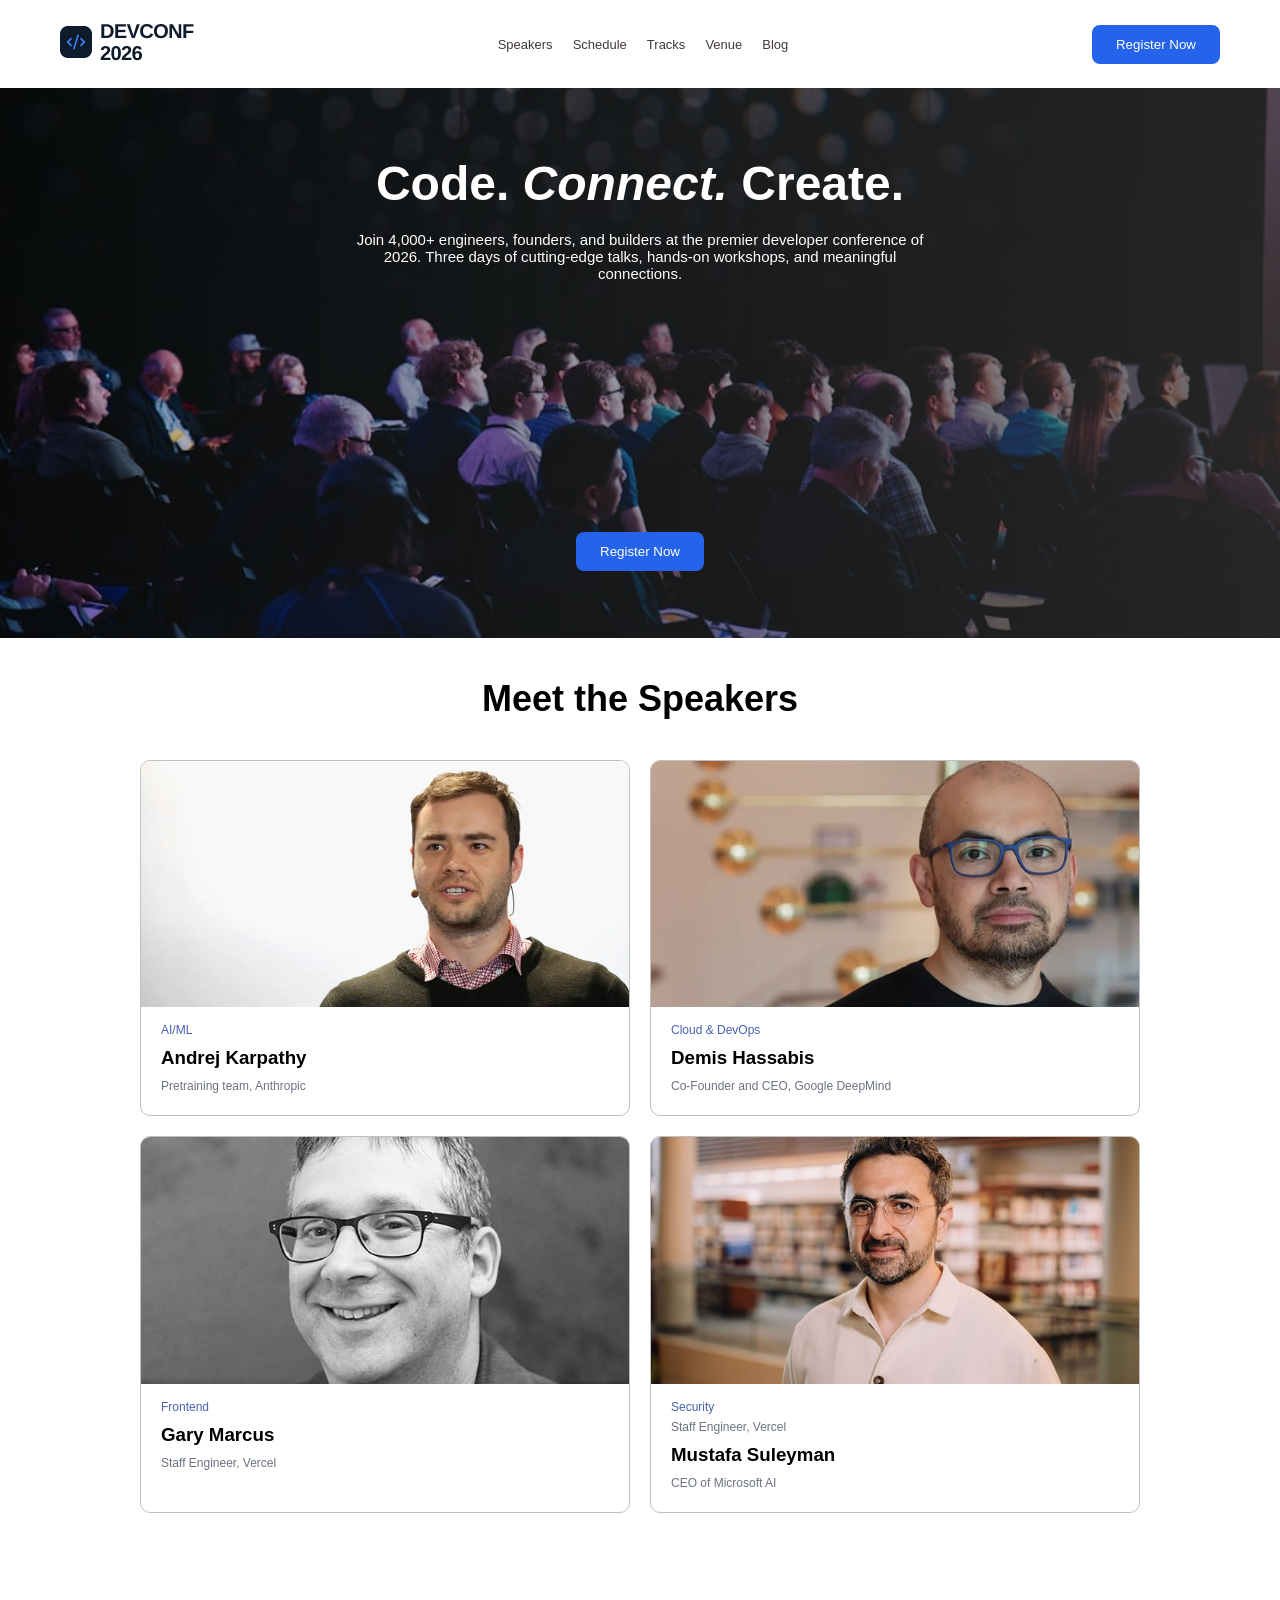
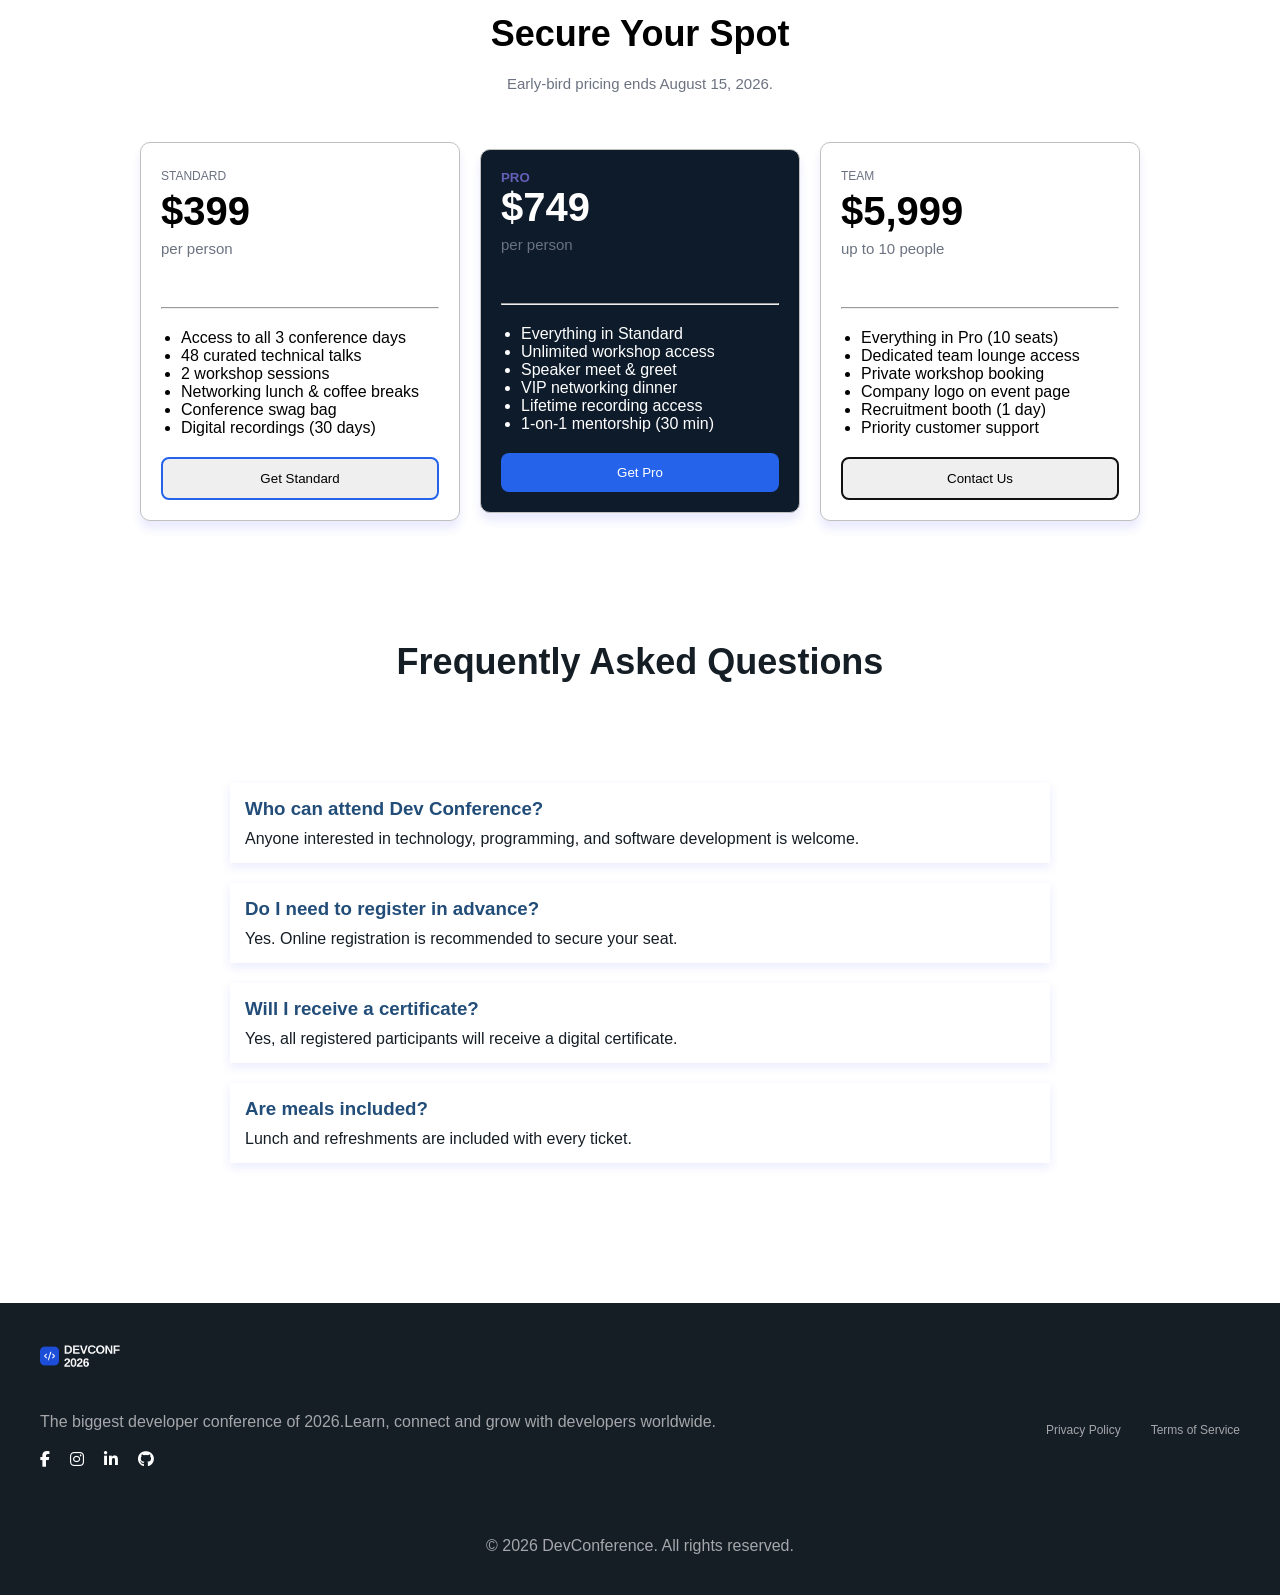
<file: index.html>
<!DOCTYPE html>
<html lang="en">
<head>
    <meta charset="UTF-8">
    <meta name="viewport" content="width=device-width, initial-scale=1.0">
    <title>assignment 1 devconference</title>

    <link rel="stylesheet" href="./style.css">
    <link rel="preconnect" href="https://fonts.googleapis.com">
    <link rel="preconnect" href="https://fonts.gstatic.com" crossorigin>
    <link href="https://fonts.googleapis.com/css2?family=Open+Sans:ital,wght@0,300..800;1,300..800&display=swap" rel="stylesheet">
    <link rel="stylesheet" href="https://cdnjs.cloudflare.com/ajax/libs/font-awesome/6.7.2/css/all.min.css">
</head>
<body>
    <!-- navigation start -->
    <header>
        <div class="nav-container">
        <div class="logo">
            <img src="./assets/logo.png" alt="Logo">
        </div>
        <nav>
            <ul class="nav-link">
                <li><a href="#">Speakers</a></li>
                <li><a href="#">Schedule</a></li>
                <li><a href="#">Tracks</a></li>
                <li><a href="#">Venue</a></li>
                <li><a href="#">Blog</a></li>

            </ul>
        </nav>
        <button class="nav-btn">Register Now</button>
        </div>
    </header>
    <!-- navigation end -->
         <!-- hero section start -->


    <section calss="hero">
        <div class="hero-section">
            <div class="hero-content">
                <h1>Code. <em>Connect.</em> Create.</h1>
                <p>Join 4,000+ engineers, founders, and builders at the premier developer conference of 2026. Three days of cutting-edge talks, hands-on workshops, and meaningful connections.</p>
                <button class="nav-btn">Register Now</button>
            </div>
        </div>
    </section>

    <!-- hero section start -->
     
<!-- /* Speakers Section start */ -->
<section class="speakers">
        <h1 >Meet the Speakers</h1>
        <div class="speaker-container">
            <div class="speaker-card">
                <img src="./assets/andrej.png" alt="Speaker">
            <div class="speaker-info">
                <h4 >AI/ML</h4>
                <h3>Andrej Karpathy</h3>
                <p class="paragrap">Pretraining team, Anthropic</p>
            </div>
            </div>
            <div class="speaker-card">
                <img src="./assets/demis.png" alt="Speaker">
            <div class="speaker-info">
                <h4 >Cloud & DevOps</h4>
                <h3>Demis Hassabis</h3>
                <p class="paragrap">Co-Founder and CEO, Google DeepMind</p>
            </div>
            </div>
            <div class="speaker-card">
                <img src="./assets/gary.png" alt="Speaker">
            <div class="speaker-info">
                <h4 >Frontend</h4>
                <h3>Gary Marcus</h3>
                <p class="paragrap">Staff Engineer, Vercel</p>
            </div>
            </div>  
            <div class="speaker-card">
                <img src="./assets/mustafa.png" alt="Speaker">
            <div class="speaker-info">
                <h4 >Security</h4>
                <p class="paragrap">Staff Engineer, Vercel</p>
                <h3>Mustafa Suleyman</h3>
                <p class="paragrap">CEO of Microsoft AI</p>
            </div>
            </div>
        </div>
    </section>

 <!-- Speakers Section end -->

<!-- /* Secure Your pricing section start */ -->
<section class="pricing">
    <h1>Secure Your Spot</h1>
    <p class="paragrap">Early-bird pricing ends August 15, 2026.</p>
    <div class="pricing-container">
        <div class="pricing-card">
            <h5 class="paragrap">STANDARD</h5>
            <h2 class="pricing-price">$399</h2>
            <p class="paragrap">per person</p>
        <hr>
        <ul>
            <li>Access to all 3 conference days</li>
            <li>48 curated technical talks</li>
            <li>2 workshop sessions</li>
            <li>Networking lunch & coffee breaks</li>
            <li>Conference swag bag</li>
            <li>Digital recordings (30 days)</li>
        </ul>
        <button class="price-btn1">Get Standard</button>
        </div>

        <div class="pricing-card pro">
            <h5 style="color: #655fb8;">PRO</h5>
            <h2 class="pricing-price">$749</h2>
            <p class="paragrap">per person</p>
            <hr>
            <ul>
                <li>Everything in Standard</li>
                <li>Unlimited workshop access</li>
                <li>Speaker meet & greet</li>
                <li>VIP networking dinner</li>
                <li>Lifetime recording access</li>
                <li>1-on-1 mentorship (30 min)</li>
            </ul>
            <button class="nav-btn">Get Pro</button>
    </div>
        <div class="pricing-card">
        <h5 class="paragrap">TEAM</h5>
        <h2 class="pricing-price">$5,999</h2>
        <p class="paragrap">up to 10 people</p>
        <hr>
        <ul>
            <li>Everything in Pro (10 seats)</li>
            <li>Dedicated team lounge access</li>
            <li>Private workshop booking</li>
            <li>Company logo on event page</li>
            <li>Recruitment booth (1 day)</li>
            <li>Priority customer support</li>
        </ul>
        <button  class="price-btn2" >Contact Us</button>
        </div>

    </div>
</section>
<!-- /* Secure Your pricing section end */ -->
 <!-- FAQ section  -->
 <section class="faq">
    <h2>Frequently Asked Questions</h2>
    <div class="items">
        <h3>Who can attend Dev Conference?</h3>
        <p class="faq-para">Anyone interested in technology, programming, and software development is welcome.</p>
    </div>
    <div class="items">
        <h3>Do I need to register in advance?</h3>
        <p class="faq-para">Yes. Online registration is recommended to secure your seat.</p>
    </div>
    <div class="items">
        <h3>Will I receive a certificate?</h3>
        <p  class="faq-para">Yes, all registered participants will receive a digital certificate.</p>
    </div>
    <div class="items" >
        <h3>Are meals included?</h3>
        <p class="faq-para">Lunch and refreshments are included with every ticket.</p>
    </div>
</section>

<!-- footer secton  -->

<footer class="footer-section">

    <div class="footer-container">
        <div class="footer-content">
            <img src="./assets/footer-logo.png" alt="Logo">
            <p>The biggest developer conference of 2026.Learn, connect and grow with developers worldwide. </p>
            <div class="social-icons">
                 <i class="fa-brands fa-facebook-f"></i>
                <i class="fa-brands fa-instagram"></i>
                <i class="fa-brands fa-linkedin-in"></i>
                <i class="fa-brands fa-github"></i>
            </div>
        </div>
        <div class="about">
            <p>Privacy Policy</p>
            <p>Terms of Service</p>
        </div>
    </div>
    <p class="copyright"> ©  2026 DevConference. All rights reserved.</p>

</footer>
</body>
</html>
</file>
<file: style.css>
*{
    margin: 0;
    padding: 0; 
    box-sizing: border-box;
    font-family: "Poppins", sans-serif;;
}
/* navigation start  */
header{
    background-color: #fff;
    padding: 20px 60px;
    
}
.nav-container{
    display: flex;
    justify-content: space-between;
    align-items: center;
    gap: 20px;
    max-width: 1200px;
    margin: auto;
}
.nav-link{
    display: flex;
    justify-content: space-between;
    list-style: none;
    gap: 20px;
}
.nav-link a{
    text-decoration: none;
    color: #433a3a;
    font-family: 'Poppins', sans-serif;
    font-size: 13px;
    font-weight: 150;
}
.nav-btn{
    background-color: #2563EB;
    color: #fff;
    border: none;
    padding: 12px 24px;
    border-radius: 8px;
    cursor: pointer;
}
.nav-btn:hover{
    background-color: #1d4ed8;
}

/* navigation end  */
/* <!-- hero section start --> */
/* .hero{
    background-image: url("./assets/banner.jpg");
    background-size: cover;
    background-position: center;
    background-repeat: no-repeat;
} */
.hero-section{
    background-image:  linear-gradient(to left,
        rgba(48, 48, 48, 0.7),
        rgba(0,0,0,0.2)
    ),
    url("./assets/banner.jpg");
    background-size: cover;
    background-position: center;
    background-repeat: no-repeat;
    height: 550px;
    display: flex;
    justify-content: center;
    align-items: center;
    gap: 20px;
    padding: 60px 0;
}
.hero-content{
    text-align: center;
    color: #fff;
    max-width: 600px;
}
.hero-content h1{
    font-size: 48px;
    font-weight: 700;
    margin-bottom: 20px;
}
.hero-content p{
    font-size: 15px;
    font-weight: 400;
    margin-bottom: 250px;
}
/* .hero-content .hero-btn{
    margin-bottom: 50px;
} */
/* <!-- hero section end --> */

/* Speakers Section start */
.speakers h1{
    text-align: center;
    font-size: 36px;
    font-weight: 700;
    margin:40px;
}
.speaker-container{
    display: grid;
    grid-template-columns: repeat(2, 1fr);
    gap: 20px;
    max-width: 1000px;
    margin: auto;
}

.speaker-card{
    background-color: #fff;
    border-radius: 10px;
    border: 1px solid #c0c0c0;
    overflow: hidden;
    
}
.speaker-card img{
    width: 100%;
    display: block;
    object-fit: cover;
}
.speaker-info{  
    padding: 16px 20px; 
}
.speaker-info h4{
    color: #4960b3;
    font-size: 12px;
    font-weight: 450;                  
}
.speaker-info h3{
    margin: 10px 0;
}
.paragrap{
    margin: 6px 0;
    color: #6b7280;
    font-size: 12px;
    font-weight: 500;
}
/* <!-- Speakers Section end --> */
/* Secure Your pricing section start */

.pricing h1{
    text-align: center;
    font-size: 36px;
    font-weight: 700;
    margin:100px 0 20px 0;
}
.pricing p{
    text-align: center;
    font-size: 15px;
    font-weight: 400;
    margin-bottom: 50px ;
}
.pricing-price{
    font-size: 40px;
    font-weight: 700;
}
/* */
.pricing-container{
    display: flex;
    justify-content: center;
    align-items: center;
    gap: 20px;
    max-width: 1200px;
    margin: auto;
    padding: 0 100px;
}
.pricing-card{
    flex: 1;
    background-color: #fff;
    border-radius: 10px;
    border: 1px solid #c0c0c0;
    overflow: hidden;
    padding: 20px;
    display: flex;
    flex-direction: column;
     box-shadow: 0 8px 10px rgba(53, 59, 235, 0.1);
}
.pricing-card p{
 text-align: left;

}
.pricing-card button:hover{
    transform: translateY(2px);
}
.pricing-card ul{
    margin: 20px 0;
    padding-left: 20px;
}
.pricing-card .price-btn1{
    width: 100%;
    padding: 12px;
    border-radius: 8px;
    border: 2px solid #2563EB;
}
.pricing-card .price-btn2{
    width: 100%;
    padding: 12px;
    border-radius: 8px;
    border: 2px solid #111112;
}
.pricing-card.pro{
    background-color: #0D1B2A;
    color: #ffffff;
}

/* Secure Your pricing section end */
/* faq section  */
.faq {
    max-width: 900px;
    margin: auto;
    padding: 20px;
}

.faq h2 {
    text-align: center;
    margin: 100px 20px;
    font-size: 36px;
    color: #151d25;
}

.items {
    padding: 15px;
    margin: 20px;
    background: #fff;
    color: #224d79;
    box-shadow: 0 4px 10px rgba(53, 59, 235, 0.1);
    transition: 0.3s;
}

.items:hover {
    border:1px solid #1d4ed8;
    transform: translatex(-5px);
}

.items h3 {
    margin-bottom: 10px;
}
.faq-para{
    color: #151d25;
    font-size: 1rem;
}
/* footer */
.footer-section{
    background-color: #151d25;
    color: white;
    margin-top: 100px;
    padding: 40px;
}
.footer-container{
    display: flex;
    justify-content: space-between;
    max-width: 1200px;
    margin: auto;
    gap: 30px;
}
.footer-content img{
    width: 80px;
    height: auto;
    margin-bottom: 20px;
}
.footer-content p{
    color: #a5a7aa;
    margin-top: 20px;
}
.social-icons{
    display: flex;
    gap: 20px;
    margin: 20px 0 ;
}
.copyright{
    display: flex;
    justify-content: center;
    margin-top: 20px;
    color: #a5a7aa;
}
.about{
    display: flex;
    justify-content: space-between;
    margin:80px 0;
    gap: 30px;
    color: #a5a7aa;
    font-size: .75rem;
}
</file>
